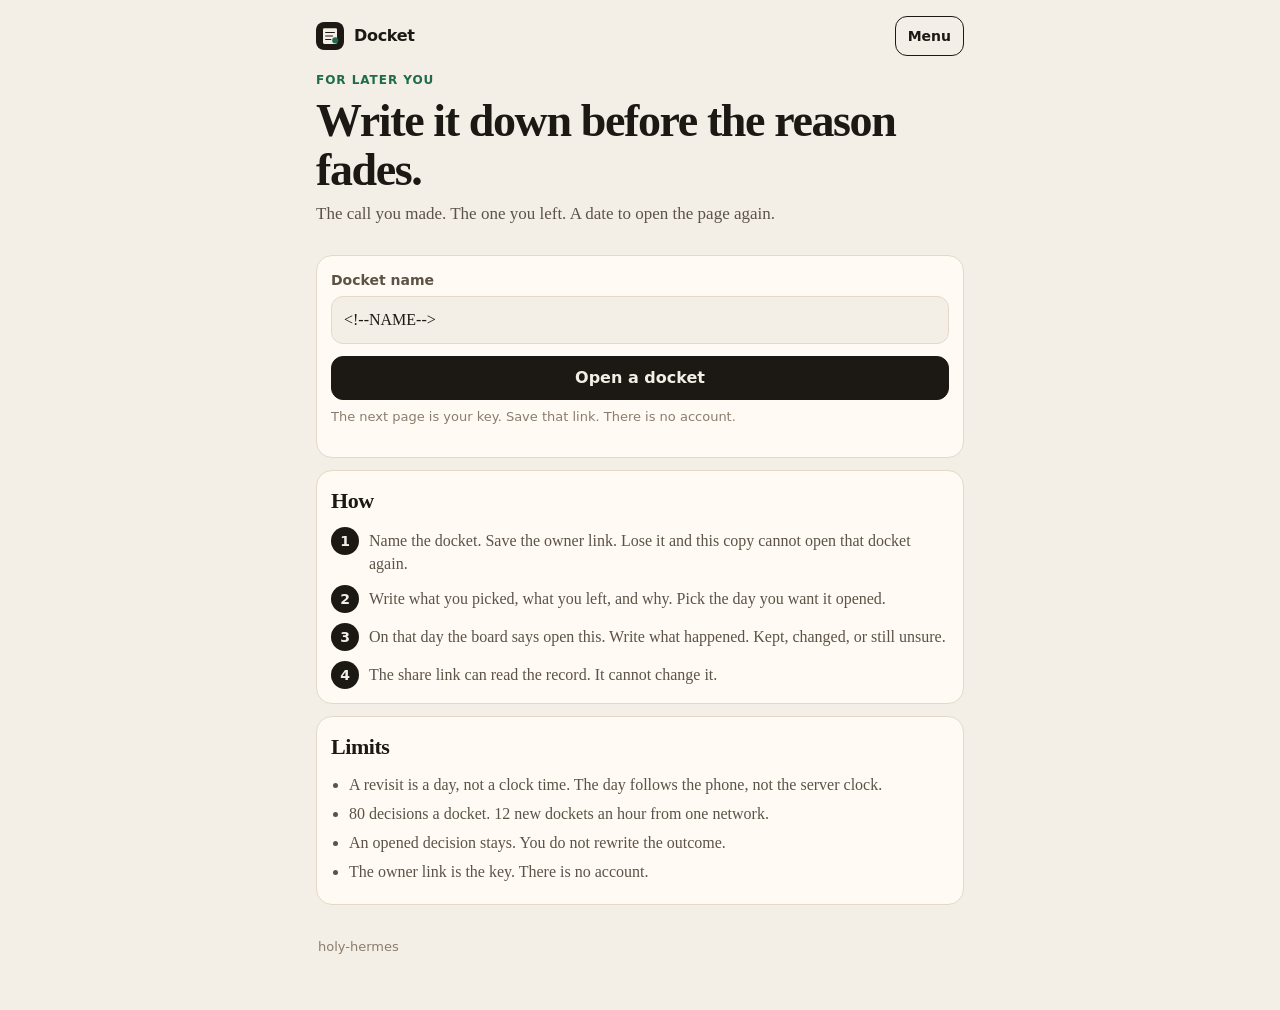
<file: static/index.html>
<!DOCTYPE html>
<html lang="en">
<head>
  <meta charset="utf-8" />
  <meta name="viewport" content="width=device-width, initial-scale=1, viewport-fit=cover" />
  <title>Docket</title>
  <meta name="description" content="Write the decision, the road you did not take, and the date you will open it again." />
  <meta name="theme-color" content="#f3efe6" />
  <meta name="color-scheme" content="light" />
  <link rel="icon" type="image/svg+xml" href="/static/brand/logo.svg" />
  <link rel="canonical" href="https://docket.holyx.cc/" />
  <meta property="og:title" content="Docket" />
  <meta property="og:description" content="Write the decision before the reason fades. Open it again on the date you pick." />
  <meta property="og:url" content="https://docket.holyx.cc/" />
  <link rel="stylesheet" href="/static/style.css" />
</head>
<body>
  <a class="skip" href="#main">Skip to content</a>
  <div class="page">
    <header class="nav">
      <a class="nav-brand" href="/" aria-label="Docket home">
        <img src="/static/brand/logo.svg" width="28" height="28" alt="" />
        <span>Docket</span>
      </a>
      <details class="nav-menu">
        <summary class="btn ghost sm nav-menu-btn" aria-label="Menu">Menu</summary>
        <div class="nav-menu-panel">
          <a href="#how">How</a>
          <a href="#limits">Limits</a>
          <a href="https://github.com/mk7luke/docket" target="_blank" rel="noopener">GitHub</a>
        </div>
      </details>
    </header>
    <main id="main">
      <section class="hero">
        <p class="eyebrow">For later you</p>
        <h1>Write it down before the reason fades.</h1>
        <p class="lede">The call you made. The one you left. A date to open the page again.</p>
      </section>
      <form class="paper" method="post" action="/dockets">
        <label class="field">
          <span>Docket name</span>
          <input id="name" name="name" type="text" maxlength="60" enterkeyhint="go" autocomplete="off" placeholder="This year" value="<!--NAME-->" />
        </label>
        <button class="btn primary lg" type="submit">Open a docket</button>
        <p class="hint">The next page is your key. Save that link. There is no account.</p>
        <p class="status<!--STATUS_CLASS-->" role="status"><!--STATUS--></p>
      </form>
      <section id="how" class="paper">
        <h2>How</h2>
        <div class="steps">
          <div class="step"><span class="badge">1</span><p>Name the docket. Save the owner link. Lose it and this copy cannot open that docket again.</p></div>
          <div class="step"><span class="badge">2</span><p>Write what you picked, what you left, and why. Pick the day you want it opened.</p></div>
          <div class="step"><span class="badge">3</span><p>On that day the board says open this. Write what happened. Kept, changed, or still unsure.</p></div>
          <div class="step"><span class="badge">4</span><p>The share link can read the record. It cannot change it.</p></div>
        </div>
      </section>
      <section id="limits" class="paper">
        <h2>Limits</h2>
        <ul class="plain">
          <li>A revisit is a day, not a clock time. The day follows the phone, not the server clock.</li>
          <li>80 decisions a docket. 12 new dockets an hour from one network.</li>
          <li>An opened decision stays. You do not rewrite the outcome.</li>
          <li>The owner link is the key. There is no account.</li>
        </ul>
      </section>
    </main>
    <footer class="foot"><p>holy-hermes</p></footer>
  </div>
  <script src="/static/home.js"></script>
</body>
</html>
</file>
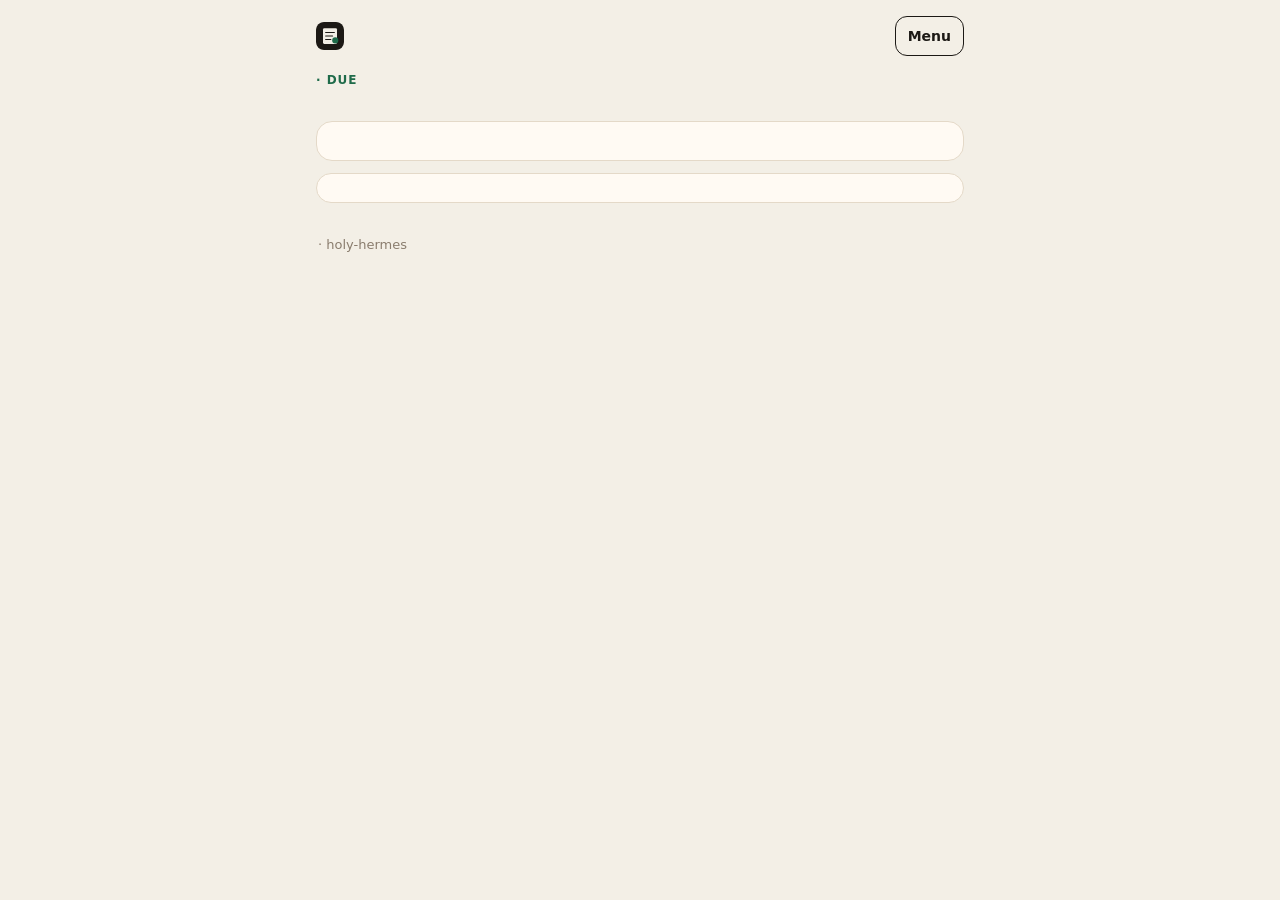
<file: static/board.html>
<!DOCTYPE html>
<html lang="en">
<head>
  <meta charset="utf-8" />
  <meta name="viewport" content="width=device-width, initial-scale=1, viewport-fit=cover" />
  <title><!--TITLE--> · Docket</title>
  <meta name="robots" content="noindex" />
  <meta name="theme-color" content="#f3efe6" />
  <meta name="color-scheme" content="light" />
  <link rel="icon" type="image/svg+xml" href="/static/brand/logo.svg" />
  <link rel="stylesheet" href="/static/style.css" />
</head>
<body>
  <a class="skip" href="#main">Skip to content</a>
  <div class="page">
    <header class="nav">
      <a class="nav-brand" href="<!--BASE-->">
        <img src="/static/brand/logo.svg" width="28" height="28" alt="" />
        <span><!--NAME--></span>
      </a>
      <details class="nav-menu">
        <summary class="btn ghost sm nav-menu-btn" aria-label="Menu">Menu</summary>
        <div class="nav-menu-panel">
          <!--NAV_BOARD-->
          <!--NAV_DUE-->
          <!--NAV_WRITE-->
        </div>
      </details>
    </header>
    <main id="main">
      <section class="hero">
        <p class="eyebrow"><!--MODE--> · <!--DUE_COUNT--> due</p>
        <h1><!--HEADING--></h1>
        <p class="lede"><!--LEDE--></p>
        <!--OWNER_BLOCK-->
        <p class="status<!--STATUS_CLASS-->" role="status"><!--STATUS--></p>
      </section>
      <section class="stack">
        <h2><!--OPEN_HEAD--></h2>
        <!--OPEN-->
      </section>
      <section class="stack"><!--CLOSED_BLOCK--></section>
      <!--ADD-->
      <!--SHARE_BLOCK-->
    </main>
    <footer class="foot"><p><!--NAME--> · holy-hermes</p></footer>
  </div>
  <script src="/static/home.js"></script>
</body>
</html>
</file>
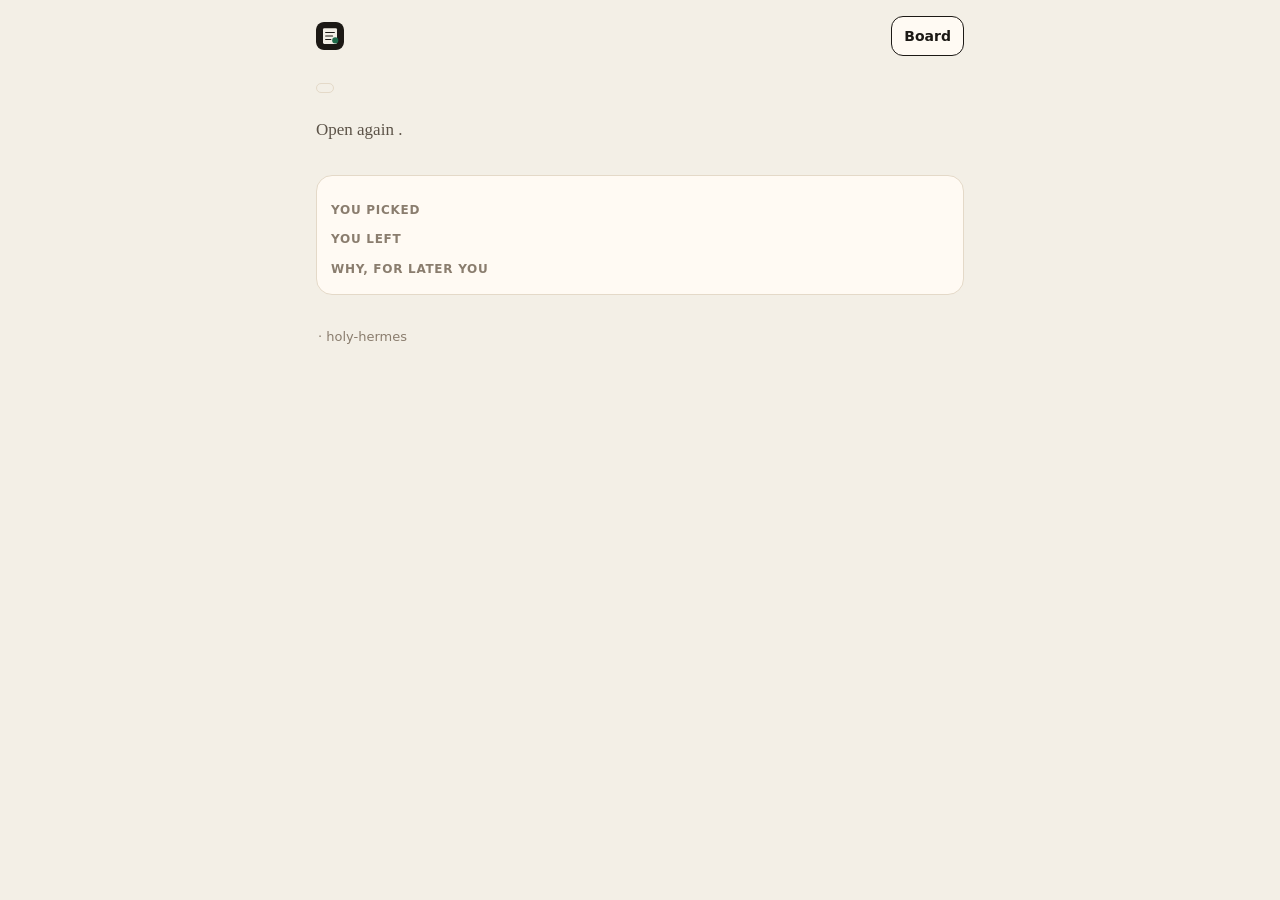
<file: static/decision.html>
<!DOCTYPE html>
<html lang="en">
<head>
  <meta charset="utf-8" />
  <meta name="viewport" content="width=device-width, initial-scale=1, viewport-fit=cover" />
  <title><!--TITLE--> · Docket</title>
  <meta name="robots" content="noindex" />
  <meta name="theme-color" content="#f3efe6" />
  <meta name="color-scheme" content="light" />
  <link rel="icon" type="image/svg+xml" href="/static/brand/logo.svg" />
  <link rel="stylesheet" href="/static/style.css" />
</head>
<body>
  <a class="skip" href="#main">Skip to content</a>
  <div class="page">
    <header class="nav">
      <a class="nav-brand" href="<!--BASE-->">
        <img src="/static/brand/logo.svg" width="28" height="28" alt="" />
        <span><!--NAME--></span>
      </a>
      <a class="btn sm" href="<!--BASE-->">Board</a>
    </header>
    <main id="main">
      <section class="hero">
        <p class="stamp <!--STAMP_CLASS-->"><!--STAMP--></p>
        <h1><!--QUESTION--></h1>
        <p class="lede">Open again <!--WHEN-->.</p>
        <p class="status<!--STATUS_CLASS-->" role="status"><!--STATUS--></p>
      </section>
      <section class="paper letter">
        <p class="label">You picked</p>
        <p class="line"><!--CHOICE--></p>
        <p class="label">You left</p>
        <p class="line"><!--LEFT--></p>
        <p class="label">Why, for later you</p>
        <p class="why"><!--WHY--></p>
      </section>
      <!--OUTCOME-->
    </main>
    <footer class="foot"><p><!--NAME--> · holy-hermes</p></footer>
  </div>
  <script src="/static/home.js"></script>
</body>
</html>
</file>
<file: static/style.css>
:root {
  --bg: #f3efe6;
  --paper: #fffaf3;
  --ink: #1c1915;
  --muted: #5c5348;
  --faint: #8a7d6e;
  --line: #e4d9c8;
  --stamp: #1f6b4a;
  --late: #9a3412;
  --late-bg: #fde8dc;
  --due: #1f6b4a;
  --wait: #8a6a2f;
  --radius: 16px;
  --font: "Iowan Old Style", "Palatino Linotype", Palatino, Georgia, serif;
  --sans: ui-sans-serif, system-ui, -apple-system, "Segoe UI", Roboto, Helvetica, Arial, sans-serif;
  --mono: ui-monospace, SFMono-Regular, Menlo, Consolas, monospace;
  --safe-b: env(safe-area-inset-bottom, 0px);
  --safe-t: env(safe-area-inset-top, 0px);
}
*, *::before, *::after { box-sizing: border-box; }
html { color-scheme: light; -webkit-text-size-adjust: 100%; }
body {
  margin: 0; min-height: 100vh;
  font-family: var(--font);
  color: var(--ink);
  background: var(--bg);
  line-height: 1.45;
  -webkit-font-smoothing: antialiased;
}
a { color: var(--stamp); text-decoration: none; }
a:hover { text-decoration: underline; text-underline-offset: 3px; }
.skip {
  position: absolute; width: 1px; height: 1px; overflow: hidden; clip: rect(0, 0, 0, 0);
}
.skip:focus {
  position: fixed; left: 12px; top: 12px; z-index: 100;
  width: auto; height: auto; clip: auto; overflow: visible;
  background: var(--ink); color: var(--bg);
  padding: 10px 14px; border-radius: 10px; font-weight: 700;
}
.page { max-width: 680px; margin: 0 auto; padding: 16px 16px calc(28px + var(--safe-b)); }
.nav {
  display: flex; align-items: center; justify-content: space-between;
  padding: var(--safe-t) 0 8px; gap: 10px;
}
.nav-brand {
  display: flex; align-items: center; gap: 10px;
  color: var(--ink); font-weight: 700; text-decoration: none;
  font-family: var(--sans); letter-spacing: -0.02em; min-width: 0;
}
.nav-brand span { overflow: hidden; text-overflow: ellipsis; white-space: nowrap; }
.nav-brand img { width: 28px; height: 28px; border-radius: 8px; flex: none; }
.nav-menu { position: relative; }
.nav-menu-btn { list-style: none; }
.nav-menu-btn::-webkit-details-marker { display: none; }
.nav-menu-panel {
  position: absolute; right: 0; top: 110%;
  background: var(--paper); border: 1px solid var(--line);
  border-radius: 12px; padding: 10px; min-width: 140px;
  display: flex; flex-direction: column; gap: 8px; z-index: 5;
}
.nav-menu-panel a { color: var(--ink); font-family: var(--sans); font-weight: 700; padding: 6px 4px; }
.btn {
  -webkit-appearance: none; appearance: none;
  border: 1px solid var(--ink);
  background: var(--paper);
  color: var(--ink);
  border-radius: 12px;
  padding: 10px 14px;
  font-family: var(--sans);
  font-size: 15px;
  font-weight: 700;
  cursor: pointer;
  display: inline-flex;
  align-items: center;
  justify-content: center;
  min-height: 44px;
  line-height: 1.2;
  text-decoration: none !important;
}
.btn.primary { background: var(--ink); color: var(--bg); border-color: var(--ink); }
.btn.ghost { background: transparent; }
.btn.sm { min-height: 40px; padding: 8px 12px; font-size: 14px; }
.btn.lg { width: 100%; font-size: 16px; }
.btn:focus-visible, a:focus-visible, input:focus-visible, textarea:focus-visible, summary:focus-visible {
  outline: 2px solid var(--stamp); outline-offset: 2px;
}
.hero { padding: 8px 0 4px; }
.eyebrow {
  margin: 0 0 8px;
  color: var(--stamp);
  font-family: var(--sans);
  font-size: 12px;
  font-weight: 800;
  letter-spacing: 0.08em;
  text-transform: uppercase;
}
h1 { margin: 0 0 8px; font-size: 34px; line-height: 1.05; letter-spacing: -0.03em; }
h2 { margin: 0 0 10px; font-size: 22px; letter-spacing: -0.02em; }
.lede { margin: 0 0 12px; color: var(--muted); font-size: 17px; }
.paper, .stack {
  background: var(--paper);
  border: 1px solid var(--line);
  border-radius: var(--radius);
  padding: 14px;
  margin: 12px 0;
}
label.field { display: flex; flex-direction: column; gap: 6px; margin: 0 0 12px; font-family: var(--sans); font-weight: 700; font-size: 14px; }
label.field span { color: var(--muted); }
input, textarea {
  -webkit-appearance: none; appearance: none;
  width: 100%;
  min-height: 48px;
  border-radius: 12px;
  border: 1px solid var(--line);
  background: var(--bg);
  color: var(--ink);
  font-family: var(--font);
  font-size: 16px;
  padding: 10px 12px;
}
input[type="date"] { font-family: var(--sans); color: var(--ink); }
textarea { min-height: 110px; resize: vertical; line-height: 1.4; }
.mono, .key { font-family: var(--mono); }
.key {
  background: var(--bg);
  border: 1px solid var(--line);
  border-radius: 12px;
  padding: 10px 12px;
  word-break: break-all;
  font-size: 13px;
}
.hint { margin: 8px 0 0; color: var(--faint); font-family: var(--sans); font-size: 13px; font-weight: 500; }
.status { margin: 10px 0 0; min-height: 1.2em; font-family: var(--sans); font-weight: 700; }
.status.bad { color: var(--late); }
.steps { display: flex; flex-direction: column; gap: 10px; }
.step { display: flex; gap: 10px; align-items: flex-start; }
.badge {
  flex: 0 0 auto; width: 28px; height: 28px; border-radius: 999px;
  background: var(--ink); color: var(--bg);
  font-family: var(--sans); font-weight: 800;
  display: inline-flex; align-items: center; justify-content: center; font-size: 14px;
}
.step p, .plain { margin: 2px 0 0; color: var(--muted); }
.plain { padding-left: 18px; }
.plain li { margin: 6px 0; }
.stamp {
  display: inline-flex; align-items: center;
  font-family: var(--sans); font-size: 11px; font-weight: 800;
  letter-spacing: 0.06em; text-transform: uppercase;
  border-radius: 999px; padding: 4px 8px;
  border: 1px solid var(--line); color: var(--wait);
}
.stamp.due { color: var(--stamp); border-color: var(--stamp); background: #e7f5ee; }
.stamp.late { color: var(--late); border-color: var(--late); background: var(--late-bg); }
.stamp.closed { color: var(--muted); }
.card {
  display: flex; flex-direction: column; gap: 4px;
  padding: 12px 0; border-top: 1px solid var(--line);
  color: var(--ink); text-decoration: none;
}
.card strong { font-size: 18px; }
.card .picked, .card .when { color: var(--muted); font-size: 14px; }
.letter .label {
  margin: 12px 0 2px;
  font-family: var(--sans); font-size: 12px; font-weight: 800;
  letter-spacing: 0.06em; text-transform: uppercase; color: var(--faint);
}
.letter .line { margin: 0; font-size: 20px; }
.letter .why { margin: 0; font-size: 17px; white-space: pre-wrap; }
.outcomes { display: flex; flex-direction: column; gap: 8px; }
.foot { color: var(--faint); font-family: var(--sans); font-size: 13px; padding: 8px 2px 12px; }
@media (min-width: 720px) { h1 { font-size: 46px; } }
@media (prefers-reduced-motion: reduce) {
  * { scroll-behavior: auto !important; animation: none !important; }
}
</file>
